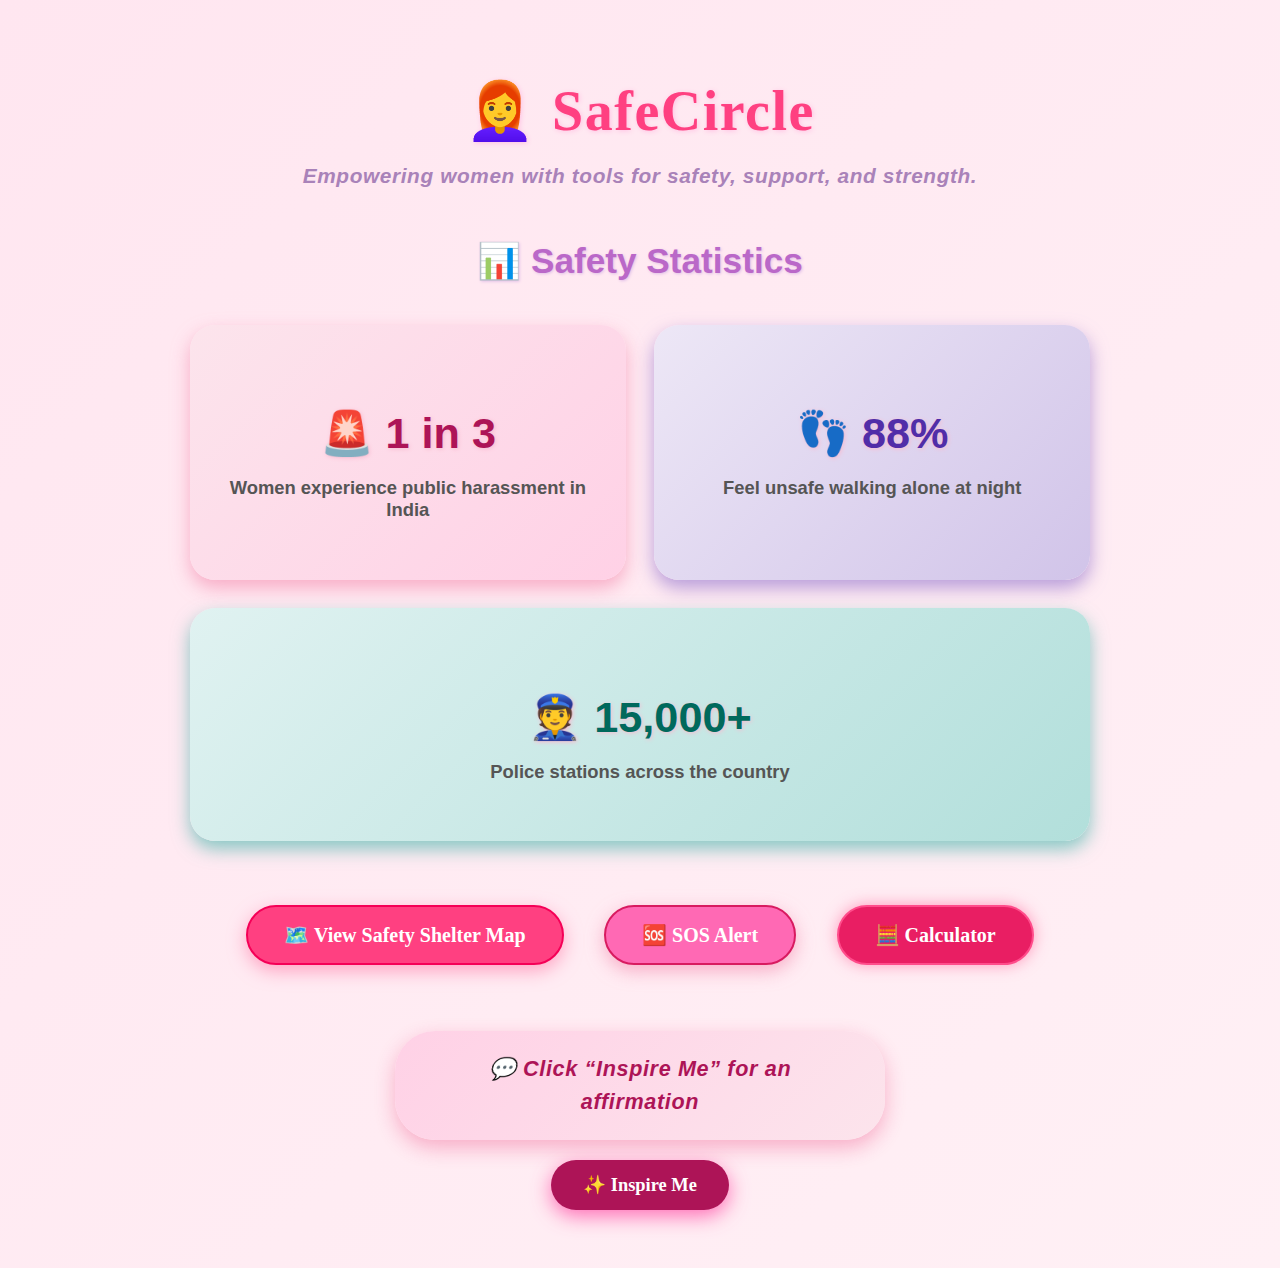
<file: index.html>
<!DOCTYPE html>
<html lang="en" >
<head>
  <meta charset="UTF-8" />
  <meta name="viewport" content="width=device-width, initial-scale=1" />
  <title>SafeCircle</title>
  <link rel="stylesheet" href="style.css" />
</head>
<body>
  <div class="container">
    <header>
      <h1>👩‍🦰 SafeCircle</h1>
      <p class="tagline">Empowering women with tools for safety, support, and strength.</p>
    </header>

    <section class="stats-section">
      <h2>📊 Safety Statistics</h2>
      <div class="stats-cards">
        <div class="stat-card pink">
          <h3>🚨 1 in 3</h3>
          <p>Women experience public harassment in India</p>
        </div>
        <div class="stat-card purple">
          <h3>👣 88%</h3>
          <p>Feel unsafe walking alone at night</p>
        </div>
        <div class="stat-card teal">
          <h3>👮 15,000+</h3>
          <p>Police stations across the country</p>
        </div>
      </div>
    </section>

    <section class="buttons-section">
      <a href="map.html" class="btn map-btn">🗺️ View Safety Shelter Map</a>
      <a href="sos.html" class="btn sos-btn">🆘 SOS Alert</a>
      <button class="btn calc-btn" onclick="openCalculator()">🧮 Calculator</button>
    </section>

    <section class="affirmation-section">
      <div id="affirmation-box">💬 Click “Inspire Me” for an affirmation</div>
      <button class="btn affirm-btn" onclick="showAffirmation()">✨ Inspire Me</button>
    </section>
  </div>

  <script src="script.js"></script>

  <script>
    function openCalculator() {
      window.open('calc.html', '_blank');
    }
  </script>
</body>
</html>
</file>
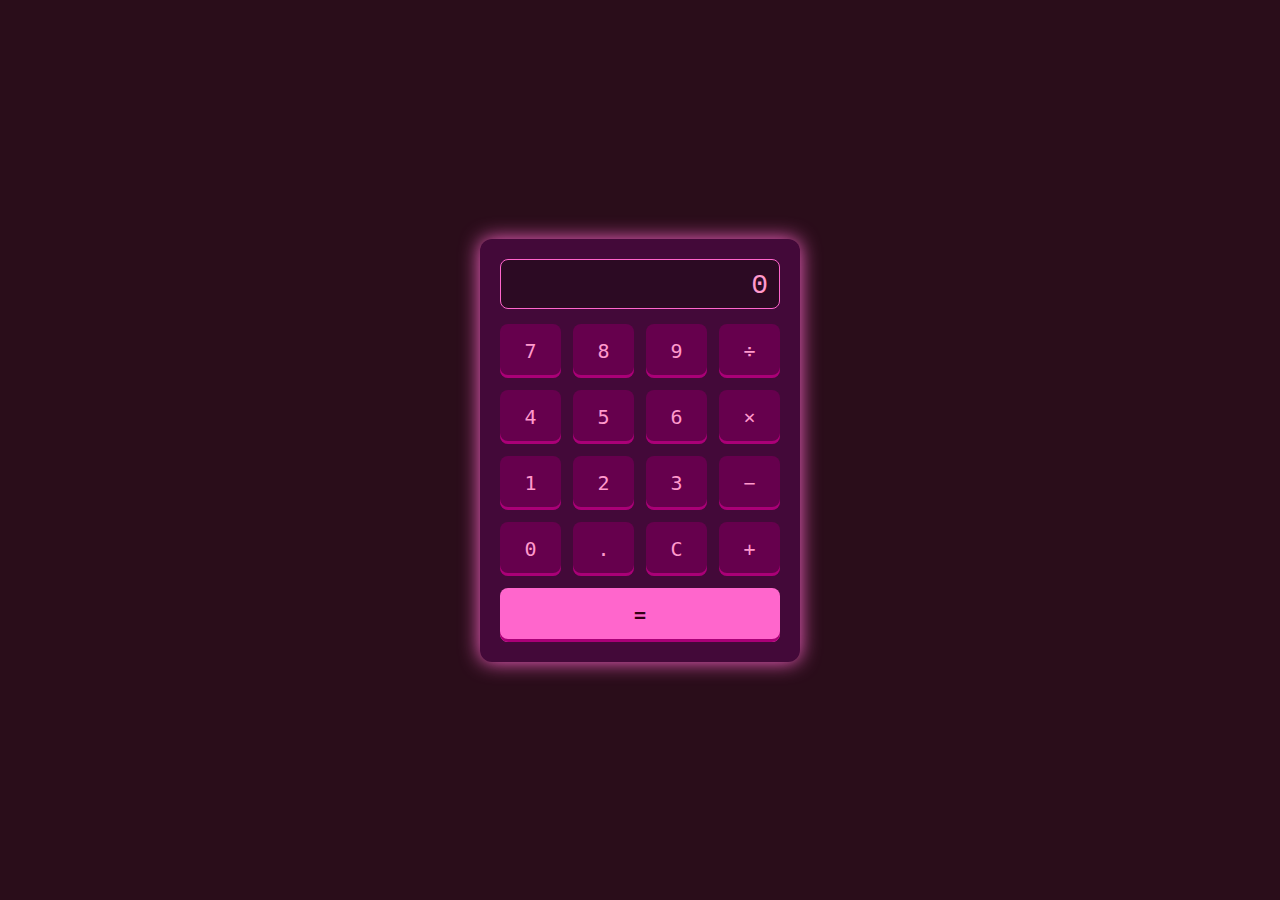
<file: calc.html>
<!DOCTYPE html>
<html lang="en">
<head>
  <meta charset="UTF-8" />
  <meta name="viewport" content="width=device-width, initial-scale=1" />
  <title>Hidden Calculator - SafeCircle</title>
  <style>
    body {
      font-family: 'Segoe UI', Tahoma, Geneva, Verdana, sans-serif;
      display: flex;
      justify-content: center;
      align-items: center;
      height: 100vh;
      background: #2a0d1a;
      margin: 0;
    }
    .calculator {
      background: #430939;
      border-radius: 12px;
      box-shadow: 0 0 20px #ff66cc;
      padding: 20px;
      width: 280px;
    }
    .display {
      width: 100%;
      height: 50px;
      background: #2c0a23;
      color: #ff99cc;
      font-size: 28px;
      border-radius: 8px;
      text-align: right;
      padding: 10px;
      box-sizing: border-box;
      font-family: 'Courier New', monospace;
      user-select: none;
      margin-bottom: 15px;
      border: 1px solid #ff66cc;
      letter-spacing: 1px;
    }
    .buttons {
      display: grid;
      grid-template-columns: repeat(4, 1fr);
      gap: 12px;
    }
    button {
      background: #66004d;
      border: none;
      border-radius: 8px;
      color: #ff99cc;
      font-size: 20px;
      padding: 15px 0;
      cursor: pointer;
      font-family: monospace;
      box-shadow: inset 0 -3px 0 #aa0077;
      transition: background 0.2s ease;
    }
    button:hover {
      background: #ff66cc;
      color: #330014;
      box-shadow: none;
    }
    button:active {
      background: #cc3388;
      color: #fff;
      box-shadow: inset 0 3px 0 #ff99cc;
    }
    button.equals {
      grid-column: span 4;
      background: #ff66cc;
      color: #330014;
      font-weight: bold;
    }
    button.equals:hover {
      background: #ff4db8;
      color: #fff;
    }
  </style>
</head>
<body>

<div class="calculator">
  <div id="display" class="display">0</div>
  <div class="buttons">
    <button onclick="press('7')">7</button>
    <button onclick="press('8')">8</button>
    <button onclick="press('9')">9</button>
    <button onclick="press('/')">÷</button>

    <button onclick="press('4')">4</button>
    <button onclick="press('5')">5</button>
    <button onclick="press('6')">6</button>
    <button onclick="press('*')">×</button>

    <button onclick="press('1')">1</button>
    <button onclick="press('2')">2</button>
    <button onclick="press('3')">3</button>
    <button onclick="press('-')">−</button>

    <button onclick="press('0')">0</button>
    <button onclick="press('.')">.</button>
    <button onclick="clearDisplay()">C</button>
    <button onclick="press('+')">+</button>

    <button class="equals" onclick="calculate()">=</button>
  </div>
</div>

<script>
  const display = document.getElementById('display');
  let currentInput = '';

  function press(val) {
    if (val === '.' && currentInput.endsWith('.')) return;

    if (currentInput === '0' && val !== '.') {
      currentInput = val;
    } else {
      currentInput += val;
    }
    display.textContent = currentInput;
  }

  function clearDisplay() {
    currentInput = '';
    display.textContent = '0';
  }

  const SOS_CODE = '100';

  function calculate() {
    const inputTrim = currentInput.trim();

    if (inputTrim === SOS_CODE) {
      sendSOS();
      display.textContent = 'Error';
      currentInput = '';
      return;
    }

    try {
      let result = eval(currentInput.replace(/÷/g, '/').replace(/×/g, '*'));
      if (result === undefined) result = 'Error';
      display.textContent = result;
      currentInput = result.toString();
    } catch {
      display.textContent = 'Error';
      currentInput = '';
    }
  }

  function sendSOS() {
    const FORM_URL = 'https://docs.google.com/forms/d/e/1FAIpQLSfV3c9eClI7T7ausZbCmFBlLOtPppBkHmB17tlQ488l6IWoYw/formResponse?usp=header';

    const data = new URLSearchParams({
      'entry.1446030093': 'SOS from Hidden Calculator',
      'entry.915677884': 'User Location or Info',
      'entry.1753159923': new Date().toISOString(),
    });

    fetch(FORM_URL, {
      method: 'POST',
      mode: 'no-cors',
      headers: {
        'Content-Type': 'application/x-www-form-urlencoded',
      },
      body: data.toString(),
    }).catch(err => {
      console.error('SOS sending failed', err);
    });
  }
</script>

</body>
</html>
</file>
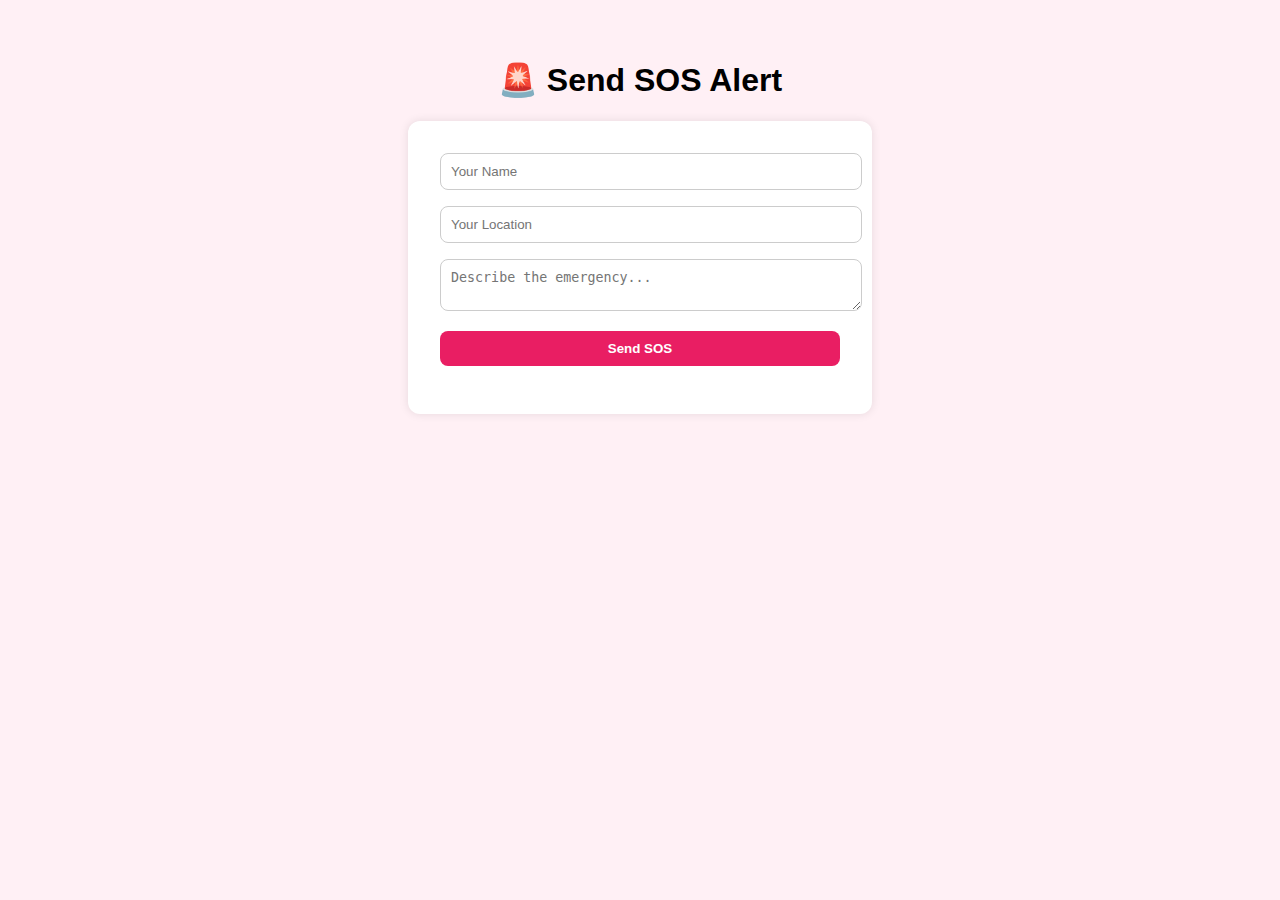
<file: sos.html>
<!DOCTYPE html>
<html lang="en">
<head>
  <meta charset="UTF-8">
  <title>SafeCircle SOS</title>
  <style>
    body {
      background: #fff0f5;
      font-family: sans-serif;
      display: flex;
      flex-direction: column;
      align-items: center;
      padding: 2rem;
    }
    form {
      background: #fff;
      padding: 2rem;
      border-radius: 12px;
      box-shadow: 0 0 10px rgba(0,0,0,0.1);
      width: 100%;
      max-width: 400px;
    }
    input, textarea, button {
      width: 100%;
      margin-bottom: 1rem;
      padding: 10px;
      border-radius: 8px;
      border: 1px solid #ccc;
    }
    button {
      background: #e91e63;
      color: white;
      font-weight: bold;
      border: none;
    }
  </style>
</head>
<body>

  <h1>🚨 Send SOS Alert</h1>
  <form id="sosForm">
    <input type="text" id="name" placeholder="Your Name" required>
    <input type="text" id="location" placeholder="Your Location" required>
    <textarea id="message" placeholder="Describe the emergency..." required></textarea>
    <button type="submit">Send SOS</button>
  </form>

  <script>
    document.getElementById("sosForm").addEventListener("submit", function(e) {
      e.preventDefault();

      const name = document.getElementById("name").value;
      const location = document.getElementById("location").value;
      const message = document.getElementById("message").value;

      const formData = new FormData();
      formData.append("entry.1446030093", name);      // Replace with your actual Name field ID
      formData.append("entry.915677884", location);  // Replace with your actual Location field ID
      formData.append("entry.1753159923", message);   // Replace with your actual Message field ID

      fetch("https://docs.google.com/forms/d/e/1FAIpQLSfV3c9eClI7T7ausZbCmFBlLOtPppBkHmB17tlQ488l6IWoYw/formResponse?usp=header", {
        method: "POST",
        mode: "no-cors",
        body: formData
      })
      .then(() => {
        alert("🚨 SOS sent successfully!");
        document.getElementById("sosForm").reset();
      })
      .catch(() => {
        alert("❌ Failed to send SOS.");
      });
    });
  </script>

</body>
</html>
</file>
<file: style.css>
/* General body and container */
body {
  font-family: 'Poppins', 'Segoe UI', Tahoma, Geneva, Verdana, sans-serif;
  background: linear-gradient(135deg, #ffe6f0, #fff0f5);
  margin: 0;
  padding: 30px 20px;
  color: #444;
}

.container {
  max-width: 900px;
  margin: 0 auto;
  text-align: center;
  padding: 10px 20px;
}

/* Header */
header h1 {
  font-size: 3.5rem;
  color: #ff4081; /* brighter pink */
  margin-bottom: 0.2em;
  font-weight: 800;
  letter-spacing: 1.5px;
  text-shadow: 1px 1px 5px #ffc1e3;
  font-family: 'Baloo 2', cursive;
}

.tagline {
  font-size: 1.3rem;
  color: #a982b9; /* soft purple */
  margin-bottom: 2.5em;
  font-style: italic;
  font-weight: 600;
  letter-spacing: 0.03em;
}

/* Stats Section */
.stats-section h2 {
  font-size: 2.2rem;
  margin-bottom: 1.2em;
  color: #ba68c8; /* medium purple */
  text-shadow: 1px 1px 3px #e1bee7;
}

/* Cards container with gap and wrap */
.stats-cards {
  display: flex;
  justify-content: center;
  gap: 1.8rem;
  flex-wrap: wrap;
}

/* Individual stat card */
.stat-card {
  flex: 1 1 260px;
  background: linear-gradient(145deg, #fff0f5, #ffd6e8);
  border-radius: 25px;
  padding: 2.5rem 2rem;
  box-shadow:
    0 6px 8px rgba(255, 105, 180, 0.15),
    inset 0 -3px 8px #fff8f8;
  transition: transform 0.35s ease, box-shadow 0.35s ease;
  cursor: default;
  position: relative;
}

.stat-card:hover {
  transform: translateY(-12px) scale(1.05);
  box-shadow:
    0 14px 30px rgba(255, 105, 180, 0.35),
    inset 0 -5px 15px #fff0f8;
}

/* Card color variants with pastel gradients */
.stat-card.pink {
  background: linear-gradient(135deg, #fce4ec, #ffd1e6);
  color: #ad1457;
  box-shadow: 0 8px 18px #f48fb1aa;
}

.stat-card.purple {
  background: linear-gradient(135deg, #ede7f6, #d1c4e9);
  color: #512da8;
  box-shadow: 0 8px 18px #9575cdaa;
}

.stat-card.teal {
  background: linear-gradient(135deg, #e0f2f1, #b2dfdb);
  color: #00695c;
  box-shadow: 0 8px 18px #4db6acaa;
}

/* Card heading */
.stat-card h3 {
  font-size: 2.7rem;
  margin-bottom: 0.6rem;
  font-weight: 800;
  text-shadow: 1px 1px 4px #f8bbd0;
}

/* Card paragraph */
.stat-card p {
  font-size: 1.15rem;
  font-weight: 600;
  color: #555;
}

/* Buttons section */
.buttons-section {
  margin: 4rem 0 3rem;
}

/* General button style */
.btn {
  display: inline-block;
  padding: 16px 36px;
  border-radius: 35px;
  font-weight: 700;
  font-size: 1.25rem;
  text-decoration: none;
  color: white;
  margin: 0 18px 18px 18px;
  box-shadow:
    0 6px 15px rgba(255, 105, 180, 0.45);
  transition: background 0.4s ease, transform 0.25s ease;
  cursor: pointer;
  font-family: 'Baloo 2', cursive;
  user-select: none;
}

.btn:hover {
  transform: scale(1.1);
  box-shadow:
    0 10px 25px rgba(255, 105, 180, 0.7);
}

/* Specific button colors */
.map-btn {
  background: #ff4081;
  border: 2px solid #f50057;
  box-shadow: 0 6px 18px #ff80abaa;
}

.map-btn:hover {
  background: #f50057;
  border-color: #ff1744;
  color: #fff0f5;
}

.sos-btn {
  background: #ff69b4;
  border: 2px solid #d81b60;
  box-shadow: 0 6px 18px #f48fb1aa;
}

.sos-btn:hover {
  background: #c2185b;
  border-color: #880e4f;
  color: #fff0f5;
}
.calc-btn {
  background-color: #e91e63;
  color: #fff;
  border: 2px solid #ff4c8b;
  box-shadow: 0 0 15px #ff4c8b88;
}

.calc-btn:hover,
.calc-btn:focus {
  background-color: #ff4c8b;
  box-shadow: 0 0 25px #ff4c8b;
  color: white;
}


/* Affirmation section */
.affirmation-section {
  margin-top: 3rem;
}

#affirmation-box {
  background: linear-gradient(135deg, #ffd1e6, #fce4ec);
  color: #ad1457;
  padding: 22px 35px;
  border-radius: 40px;
  font-style: italic;
  font-size: 1.35rem;
  max-width: 420px;
  margin: 0 auto 20px;
  box-shadow:
    0 8px 20px rgba(233, 30, 99, 0.3);
  font-weight: 600;
  letter-spacing: 0.03em;
  line-height: 1.5;
}

.affirm-btn {
  background: #ad1457;
  border: none;
  cursor: pointer;
  padding: 14px 32px;
  border-radius: 35px;
  font-weight: 700;
  font-size: 1.15rem;
  color: white;
  box-shadow: 0 6px 20px #ff4da6cc;
  transition: background 0.3s ease;
}

.affirm-btn:hover {
  background: #880e4f;
  color: #fff;
}

/* Responsive tweaks */
@media (max-width: 640px) {
  .stats-cards {
    flex-direction: column;
    gap: 2.5rem;
  }
  .stat-card {
    padding: 2rem 1.5rem;
  }
  header h1 {
    font-size: 2.8rem;
  }
  .buttons-section {
    margin: 3rem 0 2rem;
  }
}
/* Why SafeCircle */
.why-section h2,
.tips-section h2,
.did-you-know h2,
.stories-section h2 {
  color: #ba68c8;
  font-family: 'Baloo 2', cursive;
  margin-bottom: 1em;
  font-weight: 700;
  font-size: 2rem;
  text-shadow: 1px 1px 3px #e1bee7;
}

.why-list,
.tips-list {
  list-style: none;
  padding: 0;
  max-width: 600px;
  margin: 0 auto 2.5rem;
  text-align: left;
  color: #555;
  font-size: 1.15rem;
  line-height: 1.6;
  font-weight: 600;
}

.why-list li,
.tips-list li {
  margin-bottom: 1rem;
  padding-left: 30px;
  position: relative;
}

.why-list li::before,
.tips-list li::before {
  content: "🌸";
  position: absolute;
  left: 0;
  top: 0;
  font-size: 1.3rem;
  transform: translateY(3px);
}

/* Did You Know box */
.did-you-know {
  background: #fce4ec;
  border-radius: 30px;
  padding: 20px 30px;
  color: #ad1457;
  max-width: 500px;
  margin: 2rem auto 3rem;
  font-style: italic;
  font-size: 1.25rem;
  font-weight: 600;
  box-shadow: 0 5px 20px rgba(233, 30, 99, 0.2);
}

/* Real Stories */
.stories-section {
  max-width: 700px;
  margin: 0 auto 3rem;
  text-align: left;
  color: #444;
}

.stories-section blockquote {
  background: #fdeef8;
  border-left: 6px solid #ff80ab;
  padding: 15px 20px;
  margin: 1.2rem 0;
  border-radius: 15px;
  font-style: italic;
  font-weight: 600;
  box-shadow: 0 4px 12px #ff80ab66;
  color: #7b2d60;
  font-family: 'Baloo 2', cursive;
}

/* Adjust blockquote quotes */
.stories-section blockquote::before {
  content: "“";
  font-size: 2.5rem;
  line-height: 0;
  vertical-align: top;
  color: #ff80ab;
  margin-right: 6px;
}
.did-you-know {
  background: #fce4ec;
  border-radius: 30px;
  padding: 20px 30px;
  color: #ad1457;
  max-width: 500px;
  margin: 2rem auto 3rem;
  font-style: italic;
  font-size: 1.25rem;
  font-weight: 600;
  box-shadow: 0 5px 20px rgba(233, 30, 99, 0.2);
  position: relative;
  height: 4.5rem; /* fixed height for smooth transition */
  overflow: hidden;
}

.carousel {
  position: relative;
  height: 100%;
}

.carousel-item {
  position: absolute;
  opacity: 0;
  transition: opacity 1s ease-in-out;
  width: 100%;
  top: 0;
  left: 0;
  margin: 0;
}

.carousel-item.active {
  opacity: 1;
  position: relative;
}
</file>
